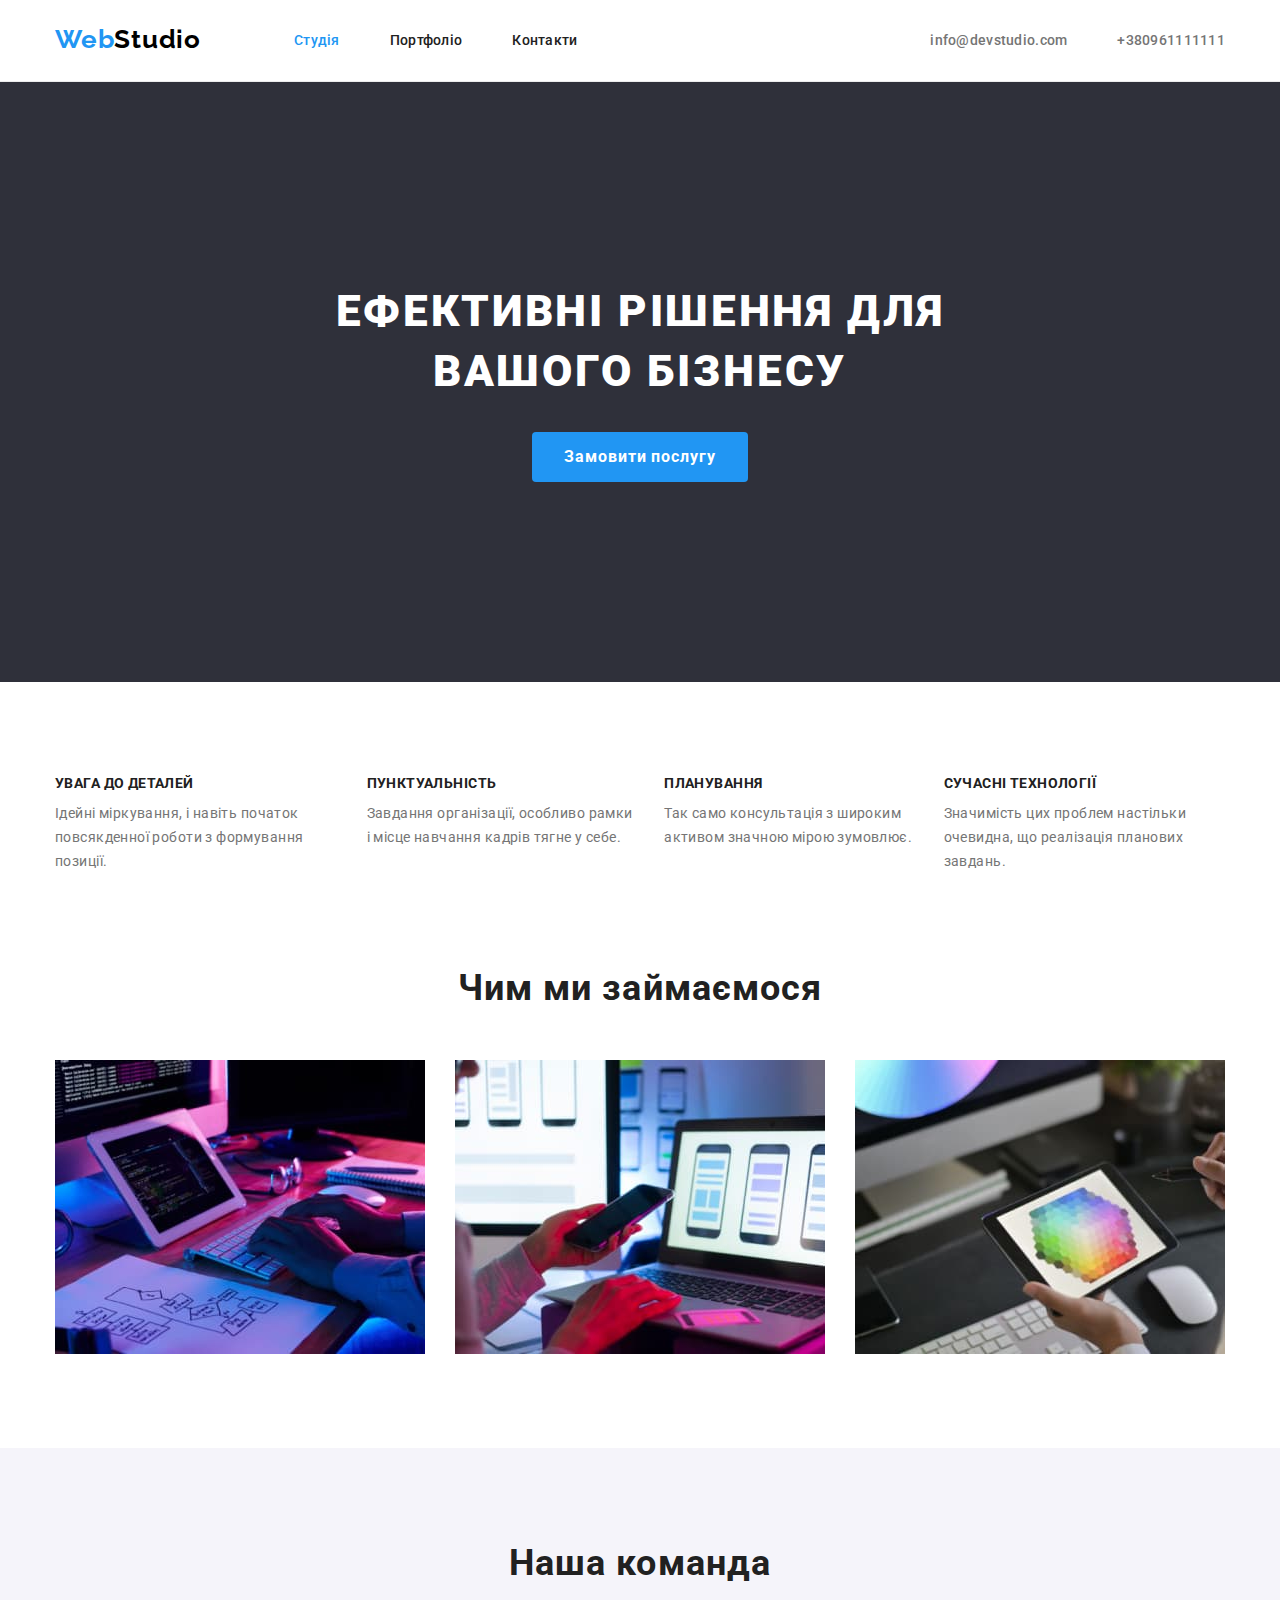
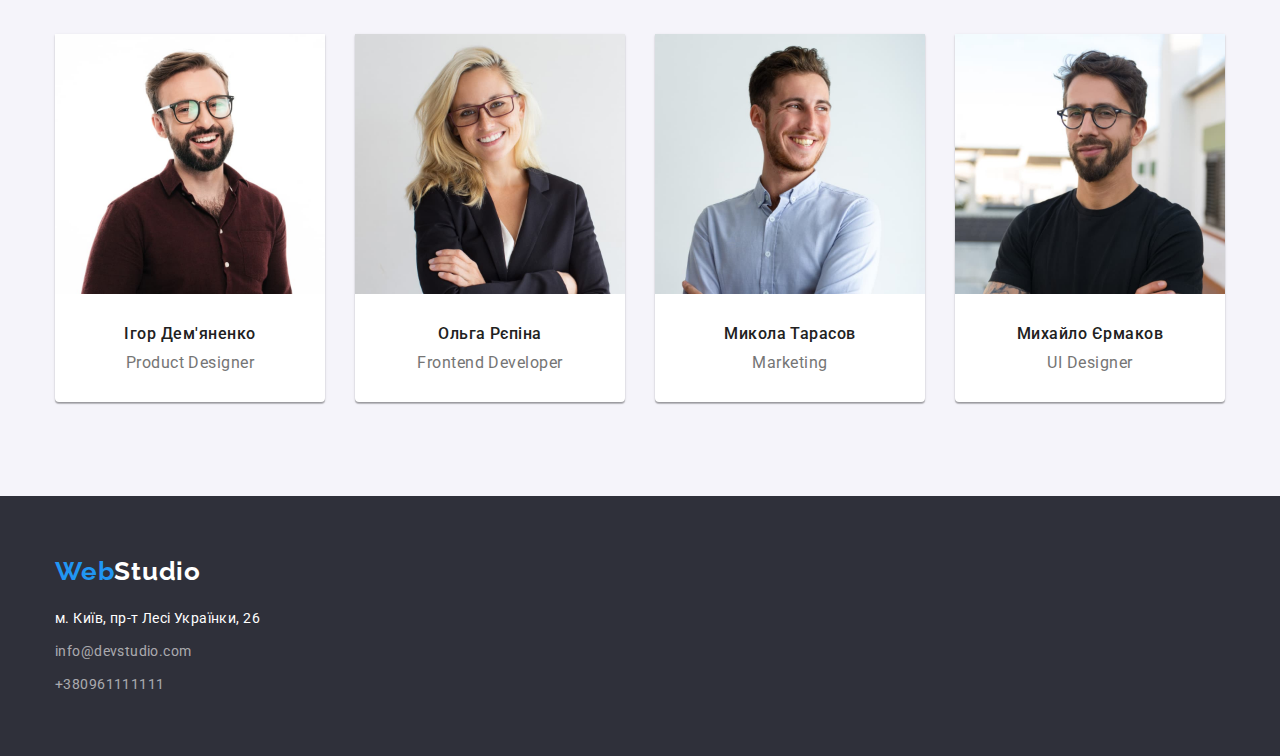
<file: index.html>
<!DOCTYPE html>
<html lang="uk">
<head>
  <meta charset="utf-8">
  <meta http-equiv="X-UA-Compatible" content="IE=edge">
  <meta name="viewport" content="width=device-width, initial-scale=1.0">
  <title>Студія</title>
  <link rel="stylesheet" href="https://cdn.jsdelivr.net/npm/modern-normalize@1.1.0/modern-normalize.min.css">
  <link rel="preconnect" href="https://fonts.googleapis.com">
  <link rel="preconnect" href="https://fonts.gstatic.com" crossorigin>
  <link href="https://fonts.googleapis.com/css2?family=Raleway:wght@700&family=Roboto:wght@400;500;700;900&display=swap" rel="stylesheet">
  <link rel="stylesheet" href="./CSS/styles.css">
  

</head>
<body>
  <!--Header-->
    <header class="page_header">
      <div class="page_header_container container">
      <nav class="page_nav">
          <a class="first_logo" href="./index.html"> <span class="item_web">Web</span>Studio</a>
          <ul class="menu list">
            <li class="menu_item"><a class="menu_link link current" href="./index.html">Студія</a></li>
            <li class="menu_item"><a class="menu_link link" href="./portfolio.html">Портфоліо</a></li>
            <li class="menu_item"><a class="menu_link link" href="#">Контакти</a></li>
          </ul>
      </nav>
          <ul class="contacts_header list">
            <li class="contact_mail"><a class="contact_link link" href="mailto:info@devstudio.com">info@devstudio.com</a></li>
            <li class="contact_tel"><a class="contact_link link" href="tel:+380961111111">+380961111111</a></li>
          </ul>
        </div>
    </header>
    
     <!--Main-->
      <main>
        <section class="main_bg">
        <div class="section_main container">
          <h1 class="title_main">Ефективні рішення для вашого бізнесу</h1>
          <button class="btn_main" type="button">Замовити послугу</button>
       </div>
      </section>
        <!--About-->
                  <section>
                    <div class="section_about_us container ">
          <h2 class="visually-hidden">Все про нас та нашу роботу</h2>
          <ul class="about_us list">
            <li class="card">
             <h3 class="title_about_us">Увага до деталей</h3>
             <p class="text_about_us">Ідейні міркування, і навіть початок повсякденної роботи з формування позиції.</p>
            </li>
            <li class="card">
              <h3 class="title_about_us">Пунктуальність</h3>
              <p class="text_about_us">Завдання організації, особливо рамки і місце навчання кадрів тягне у себе.</p>
            </li> 
             <li class="card">
              <h3 class="title_about_us">Планування</h3>
              <p class="text_about_us">Так само консультація з широким активом значною мірою зумовлює.</p>
            </li>
            <li class="card">
              <h3 class="title_about_us">Сучасні технології</h3>
              <p class="text_about_us">Значимість цих проблем настільки очевидна, що реалізація планових завдань.</p>
            </li>
         </ul>
              </div>
            </section>
        <!--What_we_do-->
        <section class="page_what_we_do">
        <div class="section_what_we_do  container">
                 <h2 class="title_what_we_do">Чим ми займаємося</h2>
          <ul class="what_we_do list">
            <li class="item_what_we_do"><img src="./images/laptop.jpg" alt="ноутбук" width="370"></li>
            <li class="item_what_we_do"><img src="./images/telephone.jpg" alt="мобільний_телефон" width="370"></li>
            <li class="item_what_we_do"> <img src="./images/tablet.jpg" alt="планшет" width="370"></li>
          </ul>         
              </div>
            </section>
        <!--Our_team-->
        <section class="page_our_team ">
        <div class="section_our_team container">
                  <h2 class="title_our_team">Наша команда</h2>
          <ul class="our_team list">
            <li class="content_our_team">
              <img src="./images/man1.jpg" alt="усміхнений_чоловік_в_окулярах" width="270">
              <div class="text_our_team">
              <h3 class="subtitle_our_team">Ігор Дем'яненко</h3>
              <p class="item_our_team">Product Designer</p>
            </div>
            </li>
            <li class="content_our_team">
              <img src="./images/woman.jpg" alt="жінка_в_окулярах" width="270">
              <div class="text_our_team">
              <h3 class="subtitle_our_team">Ольга Рєпіна</h3>
              <p class="item_our_team">Frontend Developer</p>
               </div>
            </li>
                       <li class="content_our_team">
              <img src="./images/man2.jpg" alt="усміхнений_чоловік" width="270">
              <div class="text_our_team">
              <h3 class="subtitle_our_team">Микола Тарасов</h3>
              <p class="item_our_team">Marketing</p>
            </div>
            </li>
            <li class="content_our_team">
              <img src="./images/man3.jpg" alt="чоловік_в_окулярах" width="270">
              <div class="text_our_team">
              <h3 class="subtitle_our_team">Михайло Єрмаков</h3>
              <p class="item_our_team">UI Designer</p>
            </div>
            </li>
          </ul>
        </div>
        </section>
           </main>
     <!--Footer-->
     <footer class="contacts_footer">
      <div class="page_footer container">
         <h2 class="visually-hidden">Контакти</h2>
         <a class="second_logo" href="./index.html"> <span class="item_web" >Web</span>Studio</a>
         <address class="address_footer">
           <ul class="address_list list">
            <li class="address_item"><a class="link_map link" href="https://goo.gl/maps/CPtrU1FHBa2aNyZL9" target="_blank" rel="noopener noreferrer nofollow">м. Київ, пр-т Лесі Українки, 26</a></li>
            <li class="address_item"><a class="link_mail link" href="mailto:info@devstudio.com">info@devstudio.com</a></li>
            <li class="address_item"><a class="link_tel link" href="tel:+380961111111">+380961111111</a></li>

           </ul>
        </address>
      </div> 
      </footer>

</body>
</html>
</file>
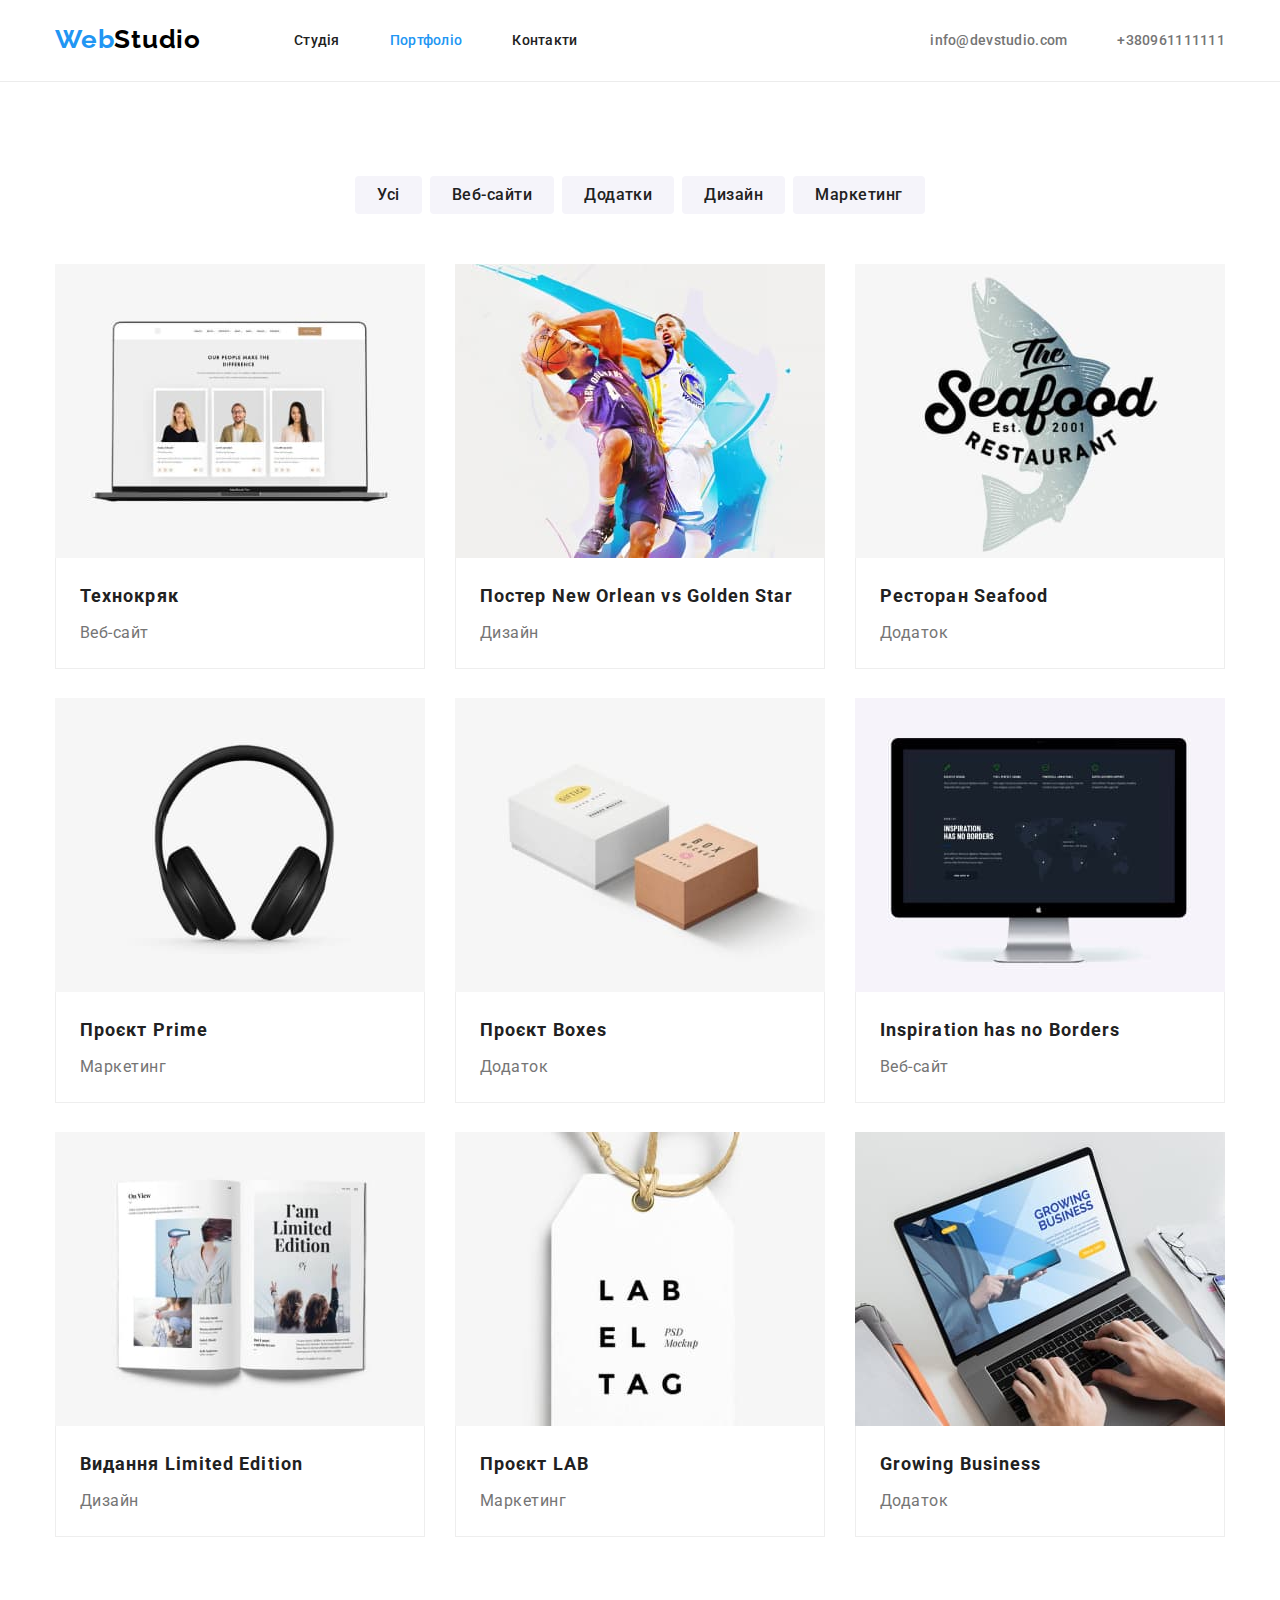
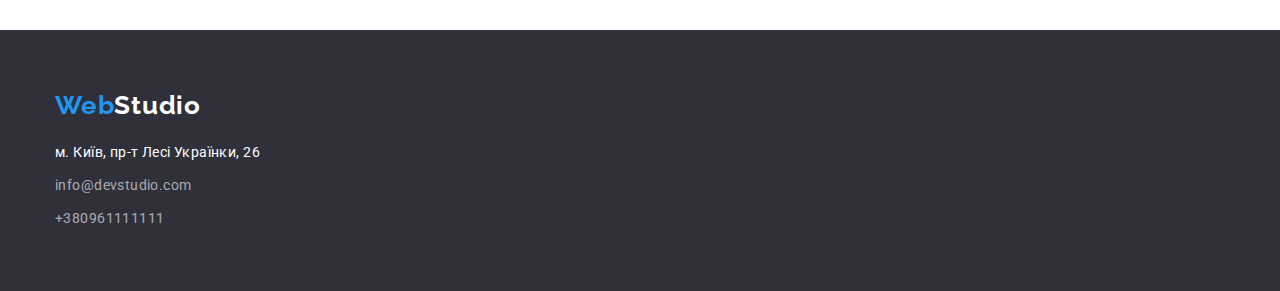
<file: portfolio.html>
<!DOCTYPE html>
<html lang="uk">
<head>
  <meta charset="utf-8">
  <meta http-equiv="X-UA-Compatible" content="IE=edge">
  <meta name="viewport" content="width=device-width, initial-scale=1.0">
  <title>Студія</title>
  <link rel="stylesheet" href="https://cdn.jsdelivr.net/npm/modern-normalize@1.1.0/modern-normalize.min.css">
  <link rel="preconnect" href="https://fonts.googleapis.com">
  <link rel="preconnect" href="https://fonts.gstatic.com" crossorigin>
  <link href="https://fonts.googleapis.com/css2?family=Raleway:wght@700&family=Roboto:wght@400;500;700;900&display=swap" rel="stylesheet">
  <link rel="stylesheet" href="./CSS/styles.css">
</head>
<body>
  <!--Header-->
  <header class="page_header">
    <div class="page_header_container container">
      <nav class="page_nav">
      <a class="first_logo" href="./index.html"> <span class="item_web">Web</span>Studio</a>
      <ul class="menu list">
        <li class="menu_item"><a class="menu_link link" href="./index.html">Студія</a></li>
        <li class="menu_item"><a class="menu_link link current" href="./portfolio.html">Портфоліо</a></li>
        <li class="menu_item"><a class="menu_link link" href="#">Контакти</a></li>
      </ul>
  </nav>
  
      <ul class="contacts_header list">
        <li class="contact_mail"><a class="contact_link link" href="mailto:info@devstudio.com">info@devstudio.com</a></li>
        <li class="contact_tel"><a class="contact_link link" href="tel:+380961111111">+380961111111</a></li>
      </ul>
    </div>
    
  
  </header>
  
    
     <!--Main-->
      <main>
          <section class="page_portfolio">
            <div class="container">
          <h1 class="visually-hidden">Кнопки та послуги</h1>
        <ul class="button_list list">
          <li><button class="button_main" type="button">Усі</button></li>
          <li><button class="button_main" type="button">Веб-сайти</button></li>
         <li><button class="button_main" type="button">Додатки</button></li>
          <li><button class="button_main" type="button">Дизайн</button></li>
          <li><button class="button_main" type="button">Маркетинг</button></li>
          </ul>
          <ul class="services_main list">
            <li class="content_services_main">
              <img src="./images-portfolio/tehnokriak.jpg" alt="технокряк" width="370">
              <div class="text_border_line">
              <h2 class="subtitle_services_main">Технокряк</h2>
              <p class="item_services_main">Веб-сайт</p>
              </div>
            </li>
            <li class="content_services_main">
              <img src="./images-portfolio/poster.jpg" alt="постер_баскетболісти" width="370">
              <div class="text_border_line">
              <h2 class="subtitle_services_main">Постер New Orlean vs Golden Star</h2>
              <p class="item_services_main">Дизайн</p>
            </div>
            </li>
            <li class="content_services_main">
              <img src="./images-portfolio/restoran.jpg" alt="ресторан_морепродуктів" width="370">
              <div class="text_border_line">
              <h2 class="subtitle_services_main">Ресторан Seafood</h2>
              <p class="item_services_main">Додаток</p>
              </div>
            </li>
            <li class="content_services_main">
              <img src="./images-portfolio/prime.jpg" alt="проєкт_прем'єр" width="370">
              <div class="text_border_line">
              <h2 class="subtitle_services_main">Проєкт Prime</h2>
              <p class="item_services_main">Маркетинг</p>
            </div>
            </li>
            <li class="content_services_main">
              <img src="./images-portfolio/boxes.jpg" alt="проєкт_коробки" width="370">
              <div class="text_border_line">
              <h2 class="subtitle_services_main">Проєкт Boxes</h2>
              <p class="item_services_main">Додаток</p>
              </div>
            </li>
            <li class="content_services_main">
              <img src="./images-portfolio/inspiration.jpg" alt="натхнення_не_має_меж" width="370">
              <div class="text_border_line">
              <h2 class="subtitle_services_main">Inspiration has no Borders</h2>
              <p class="item_services_main">Веб-сайт</p>
              </div>
            </li>
            <li class="content_services_main">
              <img src="./images-portfolio/edition.jpg" alt="видання" width="370">
              <div class="text_border_line">
              <h2 class="subtitle_services_main">Видання Limited Edition</h2>
              <p class="item_services_main">Дизайн</p>
              </div>
            </li>
            <li class="content_services_main">
              <img src="./images-portfolio/lab.jpg" alt="проєкт_лаб" width="370">
              <div class="text_border_line">
              <h2 class="subtitle_services_main">Проєкт LAB</h2>
              <p class="item_services_main">Маркетинг</p>
              </div>
            </li>
            <li class="content_services_main">
              <img src="./images-portfolio/growing.jpg" alt="зростаючий_бізнес" width="370">
              <div class="text_border_line">
              <h2 class="subtitle_services_main">Growing Business</h2>
              <p class="item_services_main">Додаток</p>
              </div>
            </li>
          </ul>
        </div>
        </section>
     
        
        
      </main>
     <!--Footer-->
     <footer class="contacts_footer">
      <div class="page_footer container">
         <h2 class="visually-hidden">Контакти</h2>
         <a class="second_logo" href="./index.html"> <span class="item_web" >Web</span>Studio</a>
         <address class="address_footer">
           <ul class="address_list list">
            <li class="address_item"><a class="link_map link" href="https://goo.gl/maps/CPtrU1FHBa2aNyZL9" target="_blank" rel="noopener noreferrer nofollow">м. Київ, пр-т Лесі Українки, 26</a></li>
            <li class="address_item"><a class="link_mail link" href="mailto:info@devstudio.com">info@devstudio.com</a></li>
            <li class="address_item"><a class="link_tel link" href="tel:+380961111111">+380961111111</a></li>
           </ul>
        </address>
      </div> 
      </footer>

</body>
</html>
</file>
<file: CSS/styles.css>
:root {
--primary-font:'Roboto',sans-serif;
--secondary-font:'Raleway',sans-serif;
--first-logo-text-color:#000000;
--primary-text-color-theme-light:#212121;
--secondary-text-color-theme-light:#757575;
--primary-text-color-theme-dark:#FFFFFF;
--secondary-text-color-theme-dark:rgba(255, 255, 255, 0.6);
--primary-background-color:#FFFFFF;
--secondary-background-color:#2F303A;
--accent-color:#2196F3;
--team-buttons-background-color:#F5F4FA;
--border-color-line:#ECECEC;
--border-color-line-card:#EEEEEE;
}

body {
    font-family:var(--primary-font);
    font-size: 14px;
    letter-spacing:0.03em;
    color:var(--primary-text-color-theme-light);
    background-color:var(--primary-background-color);
         
}

.visually-hidden {
    position: absolute;
      white-space: nowrap;
      width: 1px;
      height: 1px;
      overflow: hidden;
      border: 0;
      padding: 0;
      clip: rect(0 0 0 0);
      clip-path: inset(50%);
      margin: -1px;
  }

  .list {
    list-style: none;
    padding-left: 0;
    margin: 0;
}

  .link{
    text-decoration: none;
  }

  img {
    display: block;
    max-width: 100%;
    height: auto;
  }

  address{
    font-style: normal;
    margin-top: 20px;
  }
 
  button {
    display: block;
    margin: 0 auto;
    cursor: pointer;
    border:none;
    border-radius: 4px;
      }

  h1,h2,h3,p {
    margin-top: 0;
    margin-bottom: 0;
  }

  ul {
    margin-top: 0;
    margin-bottom: 0;
    padding-left: 0;
  }

*{
    box-sizing: border-box;
}


.container {
    margin-left: auto;
    margin-right: auto;
    width: 1200px;
    padding-left: 15px;
    padding-right: 15px;
}

section{
    padding-top: 94px;
    padding-bottom: 94px;;
}


/* ========================  HEADER  ======================== */

.page_header_container{
    display: flex;
    align-items: center;
}

.page_nav{
    display: flex;

}

  .first_logo{
    font-family: 'Raleway',sans-serif;
    font-weight: 700;
    font-size: 26px;
    line-height: 1.19;
    letter-spacing: 0.03em;
        color:var(--first-logo-text-color);
        text-decoration: none;
   margin-right: 93px;
   padding-top: 24px;
   padding-bottom: 25px;

    }
    .item_web{
        color:var(--accent-color)
    }

    .menu{
        display: flex;
        column-gap: 50px;
        padding-top: 32px;
        padding-bottom:32px ;
    }
 
    .menu_link  {
font-weight: 500;
font-size: 14px;
line-height: 1.14;
letter-spacing: 0.02em;
color:var(--primary-text-color-theme-light);
}
 
.contacts_header{
    display: flex;
    column-gap: 50px;
   margin-left: auto;
    padding-top:32px ;
    padding-bottom: 32px;
}


.contact_link {
font-weight: 500;
font-size: 14px;
line-height: 1.14;
letter-spacing: 0.02em;
color:var(--secondary-text-color-theme-light);
}

.menu_link:hover , .contact_link:hover, 
.menu_link:focus , .contact_link:focus
 {
 color:var(--accent-color)
}
 
.current {
    color:var(--accent-color);
}
/* ========================  MAIN  ======================== */


.main_bg{
    background-color:var(--secondary-background-color);
    padding-top: 200px;
    padding-bottom: 200px;
    text-align: center;
   

}

    .title_main{
font-weight: 900;
font-size: 44px;
line-height: 1.36;
text-align: center;
letter-spacing: 0.06em;
text-transform: uppercase;
color:var(--primary-text-color-theme-dark);

width: 696px;
margin: 0 auto;


 }

    .btn_main {
font-weight: 700;
font-size: 16px;
line-height: 1.88;
align-items: center;
text-align: center;
letter-spacing: 0.06em;
background-color:var(--accent-color);
    color:var(--primary-text-color-theme-dark);
    border-radius: 4px;
    min-width: 216px;
    padding: 10px 32px;
    margin-top: 30px;

}

.btn_main:hover , .btn_main:focus {
    background: #188CE8;
    box-shadow: 0px 4px 4px rgba(0, 0, 0, 0.15);
    
}

/* ========================  ABOUT  ======================== */



.about_us{
    display: flex;
    align-items: flex-start;
}

.card{
    flex-basis: calc((100%-90px)/4);
}

.title_about_us {
font-weight: 700;
font-size: 14px;
line-height: 1.14;
letter-spacing: 0.03em;
text-transform: uppercase;
    color:var(--primary-text-color-theme-light);
    margin-bottom: 10px;
}
 .text_about_us{
font-style: normal;
font-weight: 400;
font-size: 14px;
line-height: 1.71;
letter-spacing: 0.03em;
color:var(--secondary-text-color-theme-light);
 }

 .card:not(:last-child) {
    margin-right: 30px;
 }
/* ========================  WHAT WE DO  ======================== */

.page_what_we_do {
padding-top:0;
}
 .title_what_we_do {
font-style: normal;
font-weight: 700;
font-size: 36px;
line-height: 1.17;
text-align: center;
letter-spacing: 0.03em;
    color:var(--primary-text-color-theme-light);
    margin-bottom: 50px;
 }

.what_we_do{
    display: flex;
    column-gap: 30px;
}

/* ========================  OUR TEAM  ======================== */
 
.page_our_team{
    background-color:var(--team-buttons-background-color);
}

 .title_our_team{
font-style: normal;
font-weight: 700;
font-size: 36px;
line-height: 1.17;
text-align: center;
letter-spacing: 0.03em;
    color:var(--primary-text-color-theme-light);
    margin-bottom: 50px;
 }
 
.our_team{
   margin-top: 50px;
   display: flex;
   column-gap: 30px;  
}

 .content_our_team {
        width: 270px;
    background-color:var(--primary-background-color) ;
    box-shadow: 0px 1px 3px rgba(0, 0, 0, 0.12), 0px 1px 1px rgba(0, 0, 0, 0.14), 0px 2px 1px rgba(0, 0, 0, 0.2);
border-radius: 0px 0px 4px 4px;

 }

.text_our_team{
    padding: 30px 0px;
}

 .subtitle_our_team {
    font-style: normal;
    font-weight: 500;
    font-size: 16px;
    line-height: 1.19;
    text-align:center;
    letter-spacing: 0.03em;
    margin-bottom: 10px;
 }

 .item_our_team {
font-style: normal;
font-weight: 400;
font-size: 16px;
line-height: 1.19;
text-align: center;
letter-spacing: 0.03em;
    color:var(--secondary-text-color-theme-light);
 }
 
/* ========================  FOOTER  ======================== */

 .contacts_footer{
    background-color:var(--secondary-background-color) ;
    padding: 60px 0px;
    
 }

 .second_logo{
font-family:'Raleway',sans-serif;
font-weight: 700;
font-size: 26px;
line-height: 1.19;
letter-spacing: 0.03em;
    color:var(--accent-color) ;
    color:var(--primary-text-color-theme-dark);
    text-decoration: none; 
}



.address_item:not(:first-child) {
    margin-top: 9px;
}

 .link_map {
    font-style: normal;
font-weight: 400;
font-size: 14px;
line-height: 1.71;
letter-spacing: 0.03em;
color:var(--primary-text-color-theme-dark);
 }

 .link_mail, .link_tel {
    font-style: normal;
font-weight: 400;
font-size: 14px;
line-height: 1.71;
letter-spacing: 0.03em;
color:var(--secondary-text-color-theme-dark)
 }

 .link_map:hover , .link_mail:hover , .link_tel:hover ,
 .link_map:focus , .link_mail:focus , .link_tel:focus {
    color: var(--accent-color);
 }

/* ========================  MAIN PORTFOLIO  ======================== */
 
.page_header{
    border-bottom: 1px solid var(--border-color-line);
}


.buttons_services {
height: 1360px;
left: 215px;
top: 174px;
}

.button_list{
    display: flex;
    margin-bottom:50px ;
column-gap: 8px;
justify-content: center
}

.button_main{
font-weight: 500;
font-size: 16px;
line-height: 1.62;
text-align: center;
letter-spacing: 0.03em;
background:var(--team-buttons-background-color);
color:var(--primary-text-color-theme-light);
border-radius: 4px;
padding: 6px 22px;
}

.button_main:hover, .button_main:focus {
    background-color:var(--accent-color);
    color: var(--primary-text-color-theme-dark);
}


.services_main{
    display: flex;
    column-gap: 30px;
   flex-wrap: wrap;
   row-gap: 30px;
   }

.text_border_line{
    border: 1px solid var(--border-color-line-card);
    border-top:none;
    padding:20px 24px;
}
.content_services_main{
    width: 370px;
height: 404px;
left: 1015px;
top: 1130px;

}

.subtitle_services_main {
font-weight: 700;
font-size: 18px;
line-height: 2;
letter-spacing: 0.06em;
color:var(--primary-text-color-theme-light);
margin-bottom: 4px;
}

.item_services_main {
font-weight: 400;
font-size: 16px;
line-height: 1.87;
letter-spacing: 0.03em;
color:var(--secondary-text-color-theme-light);
}
</file>
